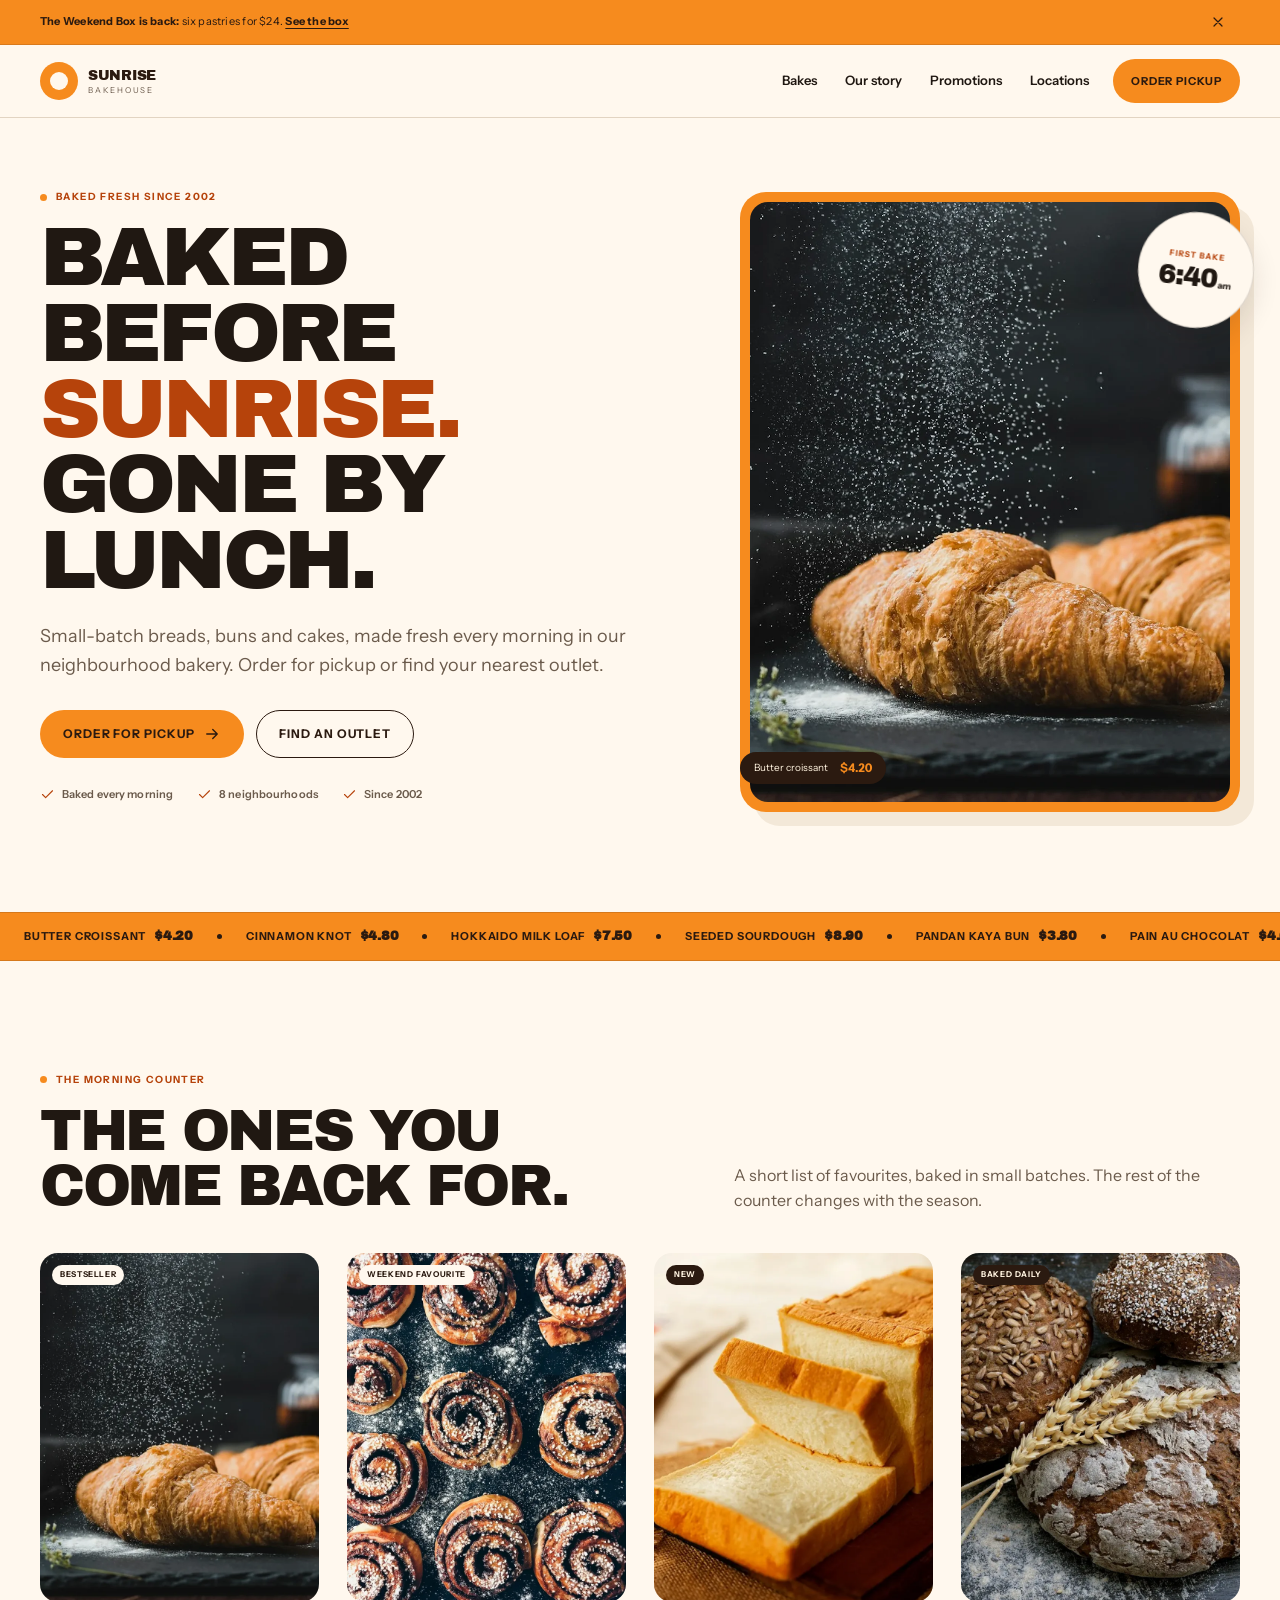
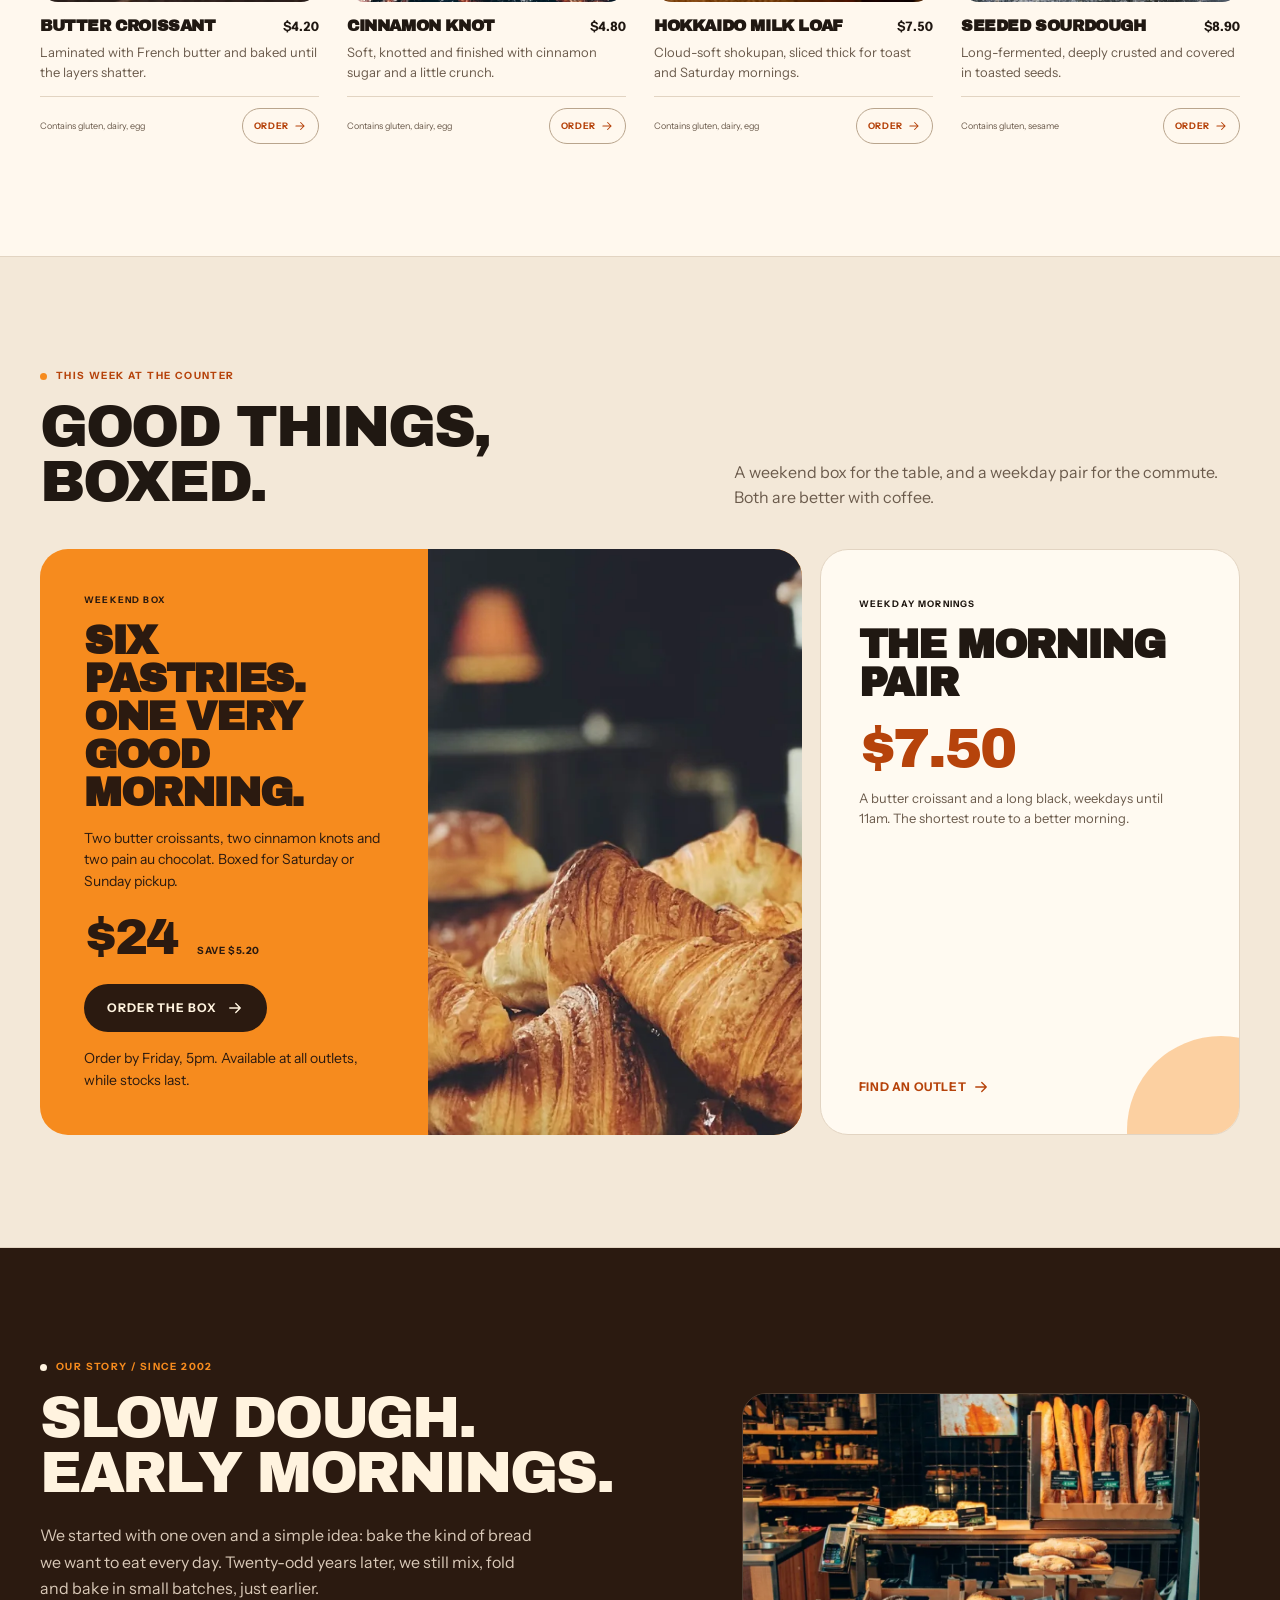
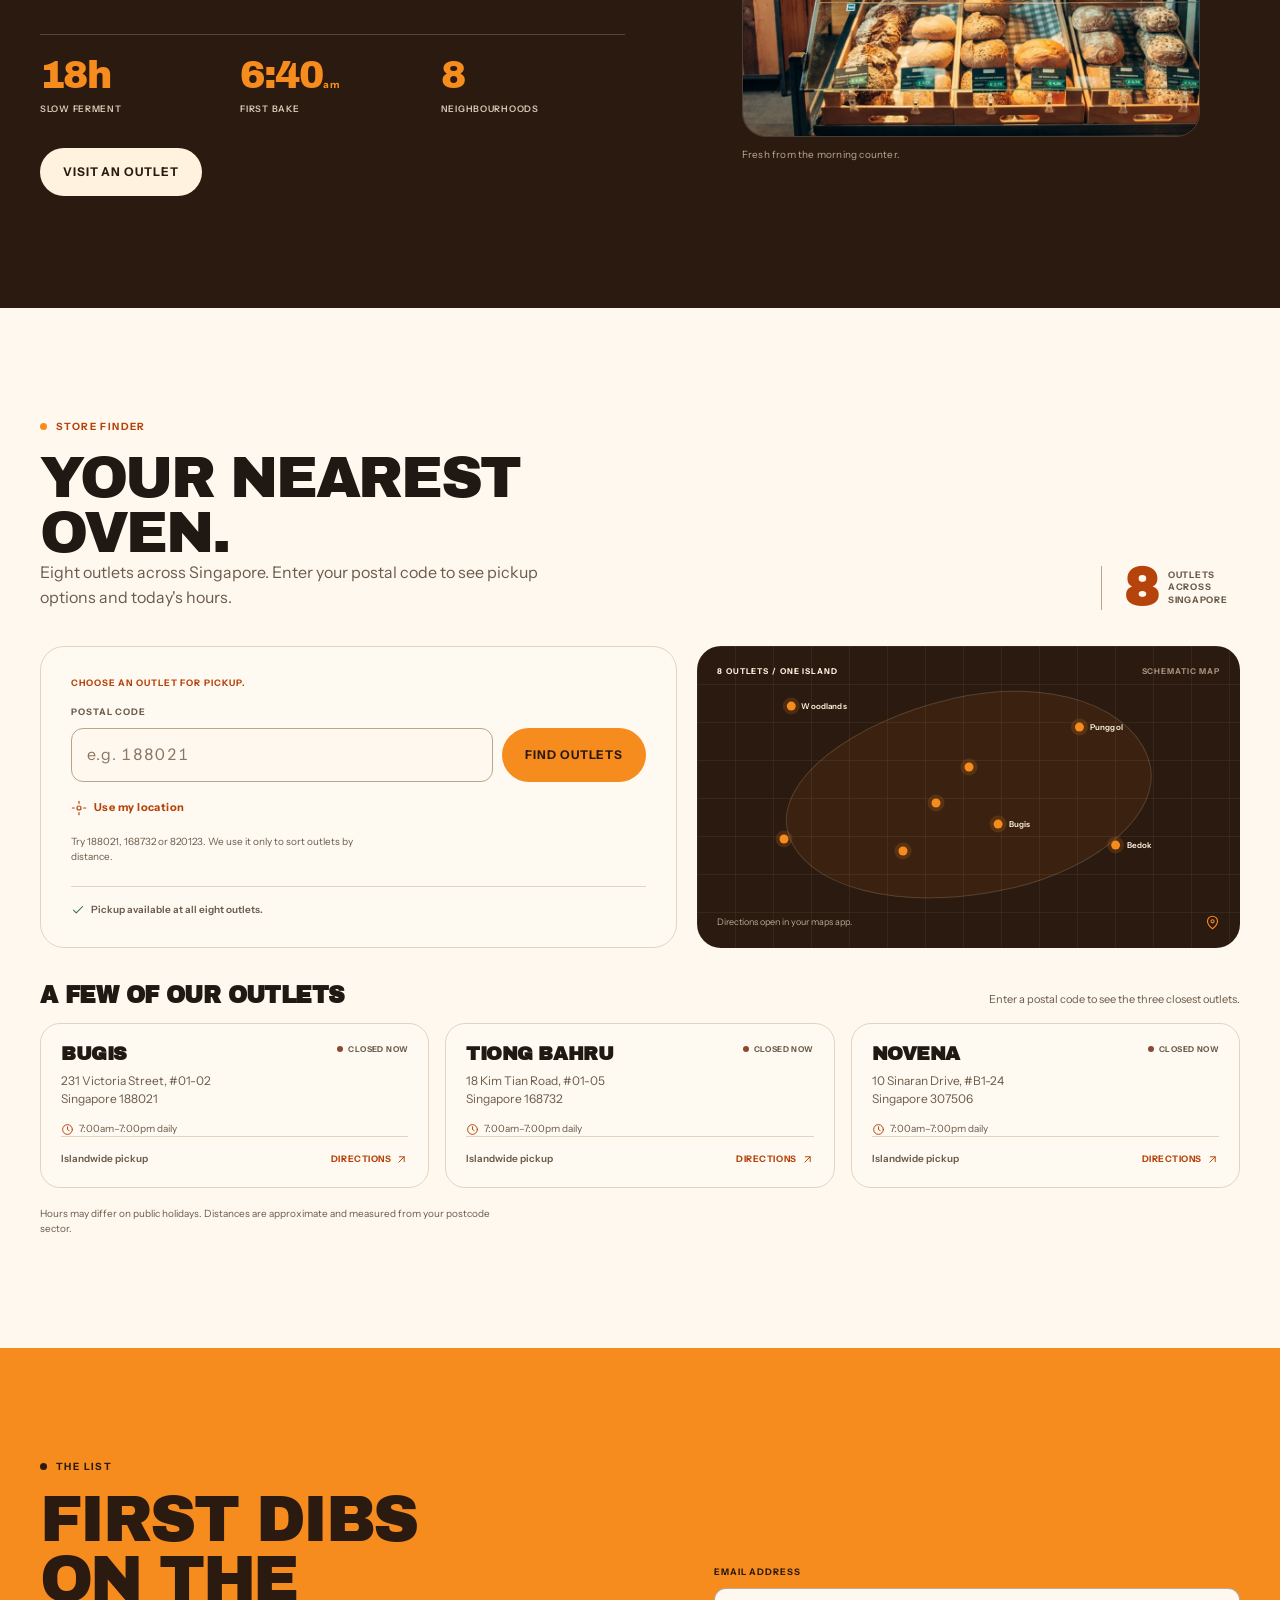
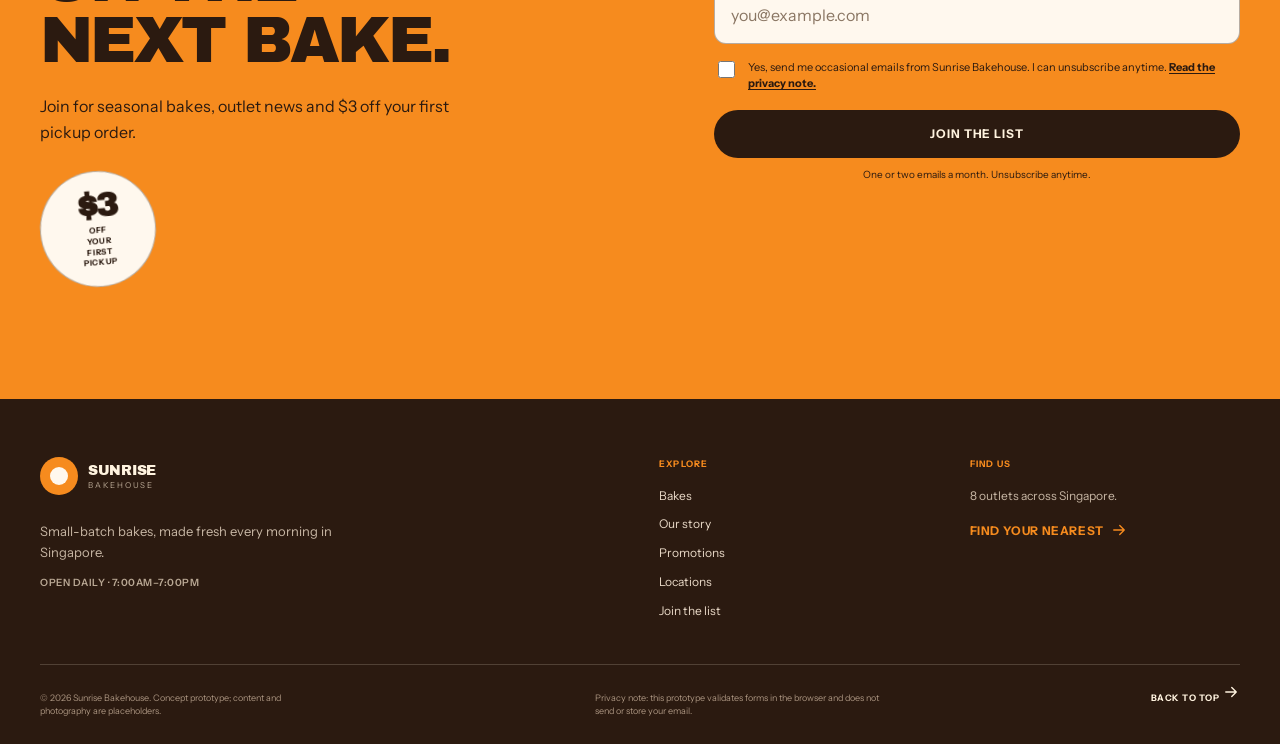
<file: sunrise-bakehouse/index.html>
<!doctype html>
<html lang="en">
<head>
  <meta charset="utf-8">
  <meta name="viewport" content="width=device-width, initial-scale=1, viewport-fit=cover">
  <meta name="color-scheme" content="light">
  <meta name="theme-color" content="#f68b1e">
  <title>Sunrise Bakehouse | Fresh bakes in Singapore</title>
  <meta name="description" content="Small-batch breads, buns and cakes baked fresh every morning in Singapore. Order for pickup or find your nearest Sunrise Bakehouse outlet.">
  <meta property="og:title" content="Sunrise Bakehouse | Fresh bakes in Singapore">
  <meta property="og:description" content="Small-batch breads, buns and cakes, baked fresh every morning. Order for pickup or find your nearest outlet.">
  <meta property="og:type" content="website">
  <meta property="og:image" content="assets/hero-croissant.webp">
  <meta property="og:image:alt" content="Golden butter croissants dusted with sugar.">
  <meta name="twitter:card" content="summary_large_image">
  <link rel="icon" href="favicon.svg" type="image/svg+xml">
  <link rel="preconnect" href="https://fonts.googleapis.com">
  <link rel="preconnect" href="https://fonts.gstatic.com" crossorigin>
  <link rel="stylesheet" href="https://fonts.googleapis.com/css2?family=Archivo+Black&family=Instrument+Sans:ital,wght@0,400..700;1,400..700&display=swap">
  <link rel="preload" as="image" href="assets/hero-croissant.webp" fetchpriority="high">
  <link rel="stylesheet" href="styles.css">
  <script type="application/ld+json">
    {
      "@context": "https://schema.org",
      "@type": "Bakery",
      "name": "Sunrise Bakehouse",
      "description": "Small-batch breads, buns and cakes baked fresh every morning in Singapore.",
      "url": "https://sunrisebakehouse.example",
      "image": "assets/hero-croissant.webp",
      "priceRange": "$$",
      "servesCuisine": "Bakery",
      "address": {
        "@type": "PostalAddress",
        "streetAddress": "231 Victoria Street, #01-02",
        "addressLocality": "Singapore",
        "postalCode": "188021",
        "addressCountry": "SG"
      },
      "openingHoursSpecification": {
        "@type": "OpeningHoursSpecification",
        "dayOfWeek": ["Monday", "Tuesday", "Wednesday", "Thursday", "Friday", "Saturday", "Sunday"],
        "opens": "07:00",
        "closes": "19:00"
      }
    }
  </script>
</head>
<body id="top">
  <a class="skip-link" href="#main">Skip to content</a>

  <svg class="icon-sprite" xmlns="http://www.w3.org/2000/svg" aria-hidden="true">
    <symbol id="icon-arrow" viewBox="0 0 24 24">
      <path d="M5 12h14M13 6l6 6-6 6"/>
    </symbol>
    <symbol id="icon-check" viewBox="0 0 24 24">
      <path d="M20 6 9 17l-5-5"/>
    </symbol>
    <symbol id="icon-check-circle" viewBox="0 0 24 24">
      <circle cx="12" cy="12" r="9"/>
      <path d="m8 12 2.6 2.6L16.5 9"/>
    </symbol>
    <symbol id="icon-menu" viewBox="0 0 24 24">
      <path d="M4 7h16M4 12h16M4 17h16"/>
    </symbol>
    <symbol id="icon-close" viewBox="0 0 24 24">
      <path d="m6 6 12 12M18 6 6 18"/>
    </symbol>
    <symbol id="icon-pin" viewBox="0 0 24 24">
      <path d="M20 10c0 6-8 12-8 12S4 16 4 10a8 8 0 1 1 16 0Z"/>
      <circle cx="12" cy="10" r="2.5"/>
    </symbol>
    <symbol id="icon-clock" viewBox="0 0 24 24">
      <circle cx="12" cy="12" r="9"/>
      <path d="M12 7v5l3 2"/>
    </symbol>
    <symbol id="icon-locate" viewBox="0 0 24 24">
      <circle cx="12" cy="12" r="3"/>
      <path d="M12 2v3M12 19v3M2 12h3M19 12h3"/>
    </symbol>
    <symbol id="icon-external" viewBox="0 0 24 24">
      <path d="M7 17 17 7M8 7h9v9"/>
    </symbol>
  </svg>

  <div class="announcement" id="announcement" role="region" aria-label="Promotion announcement">
    <div class="container announcement-inner">
      <p><strong>The Weekend Box is back:</strong> six pastries for $24. <a href="#promotions">See the box</a></p>
      <button class="announcement-close" id="announcement-close" type="button" aria-label="Dismiss offer">
        <svg class="icon" aria-hidden="true"><use href="#icon-close"></use></svg>
      </button>
    </div>
  </div>

  <header class="site-header">
    <div class="container header-inner">
      <a class="brand" href="#top" aria-label="Sunrise Bakehouse home">
        <span class="brand-mark" aria-hidden="true"></span>
        <span class="brand-text">
          <span class="brand-name">Sunrise</span>
          <span class="brand-sub">Bakehouse</span>
        </span>
      </a>

      <nav class="desktop-nav" aria-label="Primary">
        <a href="#bakes">Bakes</a>
        <a href="#story">Our story</a>
        <a href="#promotions">Promotions</a>
        <a href="#locations">Locations</a>
      </nav>

      <div class="header-actions">
        <a class="btn btn-primary btn-small" href="#locations" data-focus-finder aria-label="Order pickup">
          <span class="order-label-long">Order pickup</span>
          <span class="order-label-short">Order</span>
        </a>
        <button class="menu-toggle" id="menu-toggle" type="button" aria-label="Open menu" aria-expanded="false" aria-controls="mobile-menu">
          <svg class="icon icon-menu" aria-hidden="true"><use href="#icon-menu"></use></svg>
          <svg class="icon icon-close" aria-hidden="true"><use href="#icon-close"></use></svg>
        </button>
      </div>
    </div>

    <div class="mobile-menu" id="mobile-menu" hidden>
      <nav aria-label="Mobile">
        <a href="#bakes">Bakes <svg class="icon" aria-hidden="true"><use href="#icon-arrow"></use></svg></a>
        <a href="#story">Our story <svg class="icon" aria-hidden="true"><use href="#icon-arrow"></use></svg></a>
        <a href="#promotions">Promotions <svg class="icon" aria-hidden="true"><use href="#icon-arrow"></use></svg></a>
        <a href="#locations">Locations <svg class="icon" aria-hidden="true"><use href="#icon-arrow"></use></svg></a>
        <a href="#newsletter">Join the list <svg class="icon" aria-hidden="true"><use href="#icon-arrow"></use></svg></a>
      </nav>
      <a class="btn btn-primary" href="#locations" data-focus-finder>Order pickup</a>
      <p class="menu-meta">Open daily · 7:00am–7:00pm<br>8 outlets across Singapore</p>
    </div>
  </header>

  <main id="main">
    <section class="hero" aria-labelledby="hero-title">
      <div class="container hero-layout">
        <div class="hero-copy">
          <p class="kicker"><span class="kicker-dot" aria-hidden="true"></span> Baked fresh since 2002</p>
          <h1 id="hero-title">Baked before <span>sunrise.</span><br>Gone by lunch.</h1>
          <p class="hero-lede">Small-batch breads, buns and cakes, made fresh every morning in our neighbourhood bakery. Order for pickup or find your nearest outlet.</p>
          <div class="hero-actions">
            <a class="btn btn-primary btn-lg" href="#locations" data-focus-finder>
              Order for pickup
              <svg class="icon" aria-hidden="true"><use href="#icon-arrow"></use></svg>
            </a>
            <a class="btn btn-ghost btn-lg" href="#locations">Find an outlet</a>
          </div>
          <ul class="proof-list" aria-label="Why Sunrise Bakehouse">
            <li><svg class="icon" aria-hidden="true"><use href="#icon-check"></use></svg> Baked every morning</li>
            <li><svg class="icon" aria-hidden="true"><use href="#icon-check"></use></svg> 8 neighbourhoods</li>
            <li><svg class="icon" aria-hidden="true"><use href="#icon-check"></use></svg> Since 2002</li>
          </ul>
        </div>

        <div class="hero-visual">
          <div class="hero-frame">
            <img
              src="assets/hero-croissant.webp"
              alt="Golden butter croissants dusted with sugar."
              width="1000"
              height="1250"
              fetchpriority="high"
              decoding="async"
            >
          </div>
          <div class="hero-sticker" aria-hidden="true">
            <span class="sticker-label">First bake</span>
            <span class="sticker-time">6:40<span>am</span></span>
          </div>
          <div class="hero-price-tag">
            <span>Butter croissant</span>
            <strong>$4.20</strong>
          </div>
        </div>
      </div>
    </section>

    <section class="shelf" aria-label="Today's counter">
      <div class="marquee">
        <div class="marquee-track">
          <div class="marquee-group">
            <span class="marquee-item">Butter croissant <em>$4.20</em></span>
            <span class="marquee-dot" aria-hidden="true"></span>
            <span class="marquee-item">Cinnamon knot <em>$4.80</em></span>
            <span class="marquee-dot" aria-hidden="true"></span>
            <span class="marquee-item">Hokkaido milk loaf <em>$7.50</em></span>
            <span class="marquee-dot" aria-hidden="true"></span>
            <span class="marquee-item">Seeded sourdough <em>$8.90</em></span>
            <span class="marquee-dot" aria-hidden="true"></span>
            <span class="marquee-item">Pandan kaya bun <em>$3.80</em></span>
            <span class="marquee-dot" aria-hidden="true"></span>
            <span class="marquee-item">Pain au chocolat <em>$4.60</em></span>
            <span class="marquee-dot" aria-hidden="true"></span>
          </div>
          <div class="marquee-group" aria-hidden="true">
            <span class="marquee-item">Butter croissant <em>$4.20</em></span>
            <span class="marquee-dot"></span>
            <span class="marquee-item">Cinnamon knot <em>$4.80</em></span>
            <span class="marquee-dot"></span>
            <span class="marquee-item">Hokkaido milk loaf <em>$7.50</em></span>
            <span class="marquee-dot"></span>
            <span class="marquee-item">Seeded sourdough <em>$8.90</em></span>
            <span class="marquee-dot"></span>
            <span class="marquee-item">Pandan kaya bun <em>$3.80</em></span>
            <span class="marquee-dot"></span>
            <span class="marquee-item">Pain au chocolat <em>$4.60</em></span>
            <span class="marquee-dot"></span>
          </div>
        </div>
      </div>
    </section>

    <section class="bakes section" id="bakes" aria-labelledby="bakes-title">
      <div class="container">
        <div class="section-head">
          <div>
            <p class="kicker"><span class="kicker-dot" aria-hidden="true"></span> The morning counter</p>
            <h2 id="bakes-title">The ones you come back for.</h2>
          </div>
          <p class="section-lede">A short list of favourites, baked in small batches. The rest of the counter changes with the season.</p>
        </div>

        <div class="bakes-grid">
          <article class="bake-card">
            <div class="bake-media">
              <img src="assets/bake-croissant.webp" alt="A butter croissant dusted with sugar." width="750" height="938" loading="lazy" decoding="async">
              <span class="bake-tag">Bestseller</span>
            </div>
            <div class="bake-info">
              <div class="bake-name-row">
                <h3>Butter croissant</h3>
                <span class="bake-price">$4.20</span>
              </div>
              <p class="bake-desc">Laminated with French butter and baked until the layers shatter.</p>
              <div class="bake-footer">
                <span class="allergens">Contains gluten, dairy, egg</span>
                <a class="bake-order" href="#locations" data-order-product="Butter croissant" aria-label="Order a butter croissant from a nearby outlet">Order <svg class="icon" aria-hidden="true"><use href="#icon-arrow"></use></svg></a>
              </div>
            </div>
          </article>

          <article class="bake-card">
            <div class="bake-media">
              <img src="assets/bake-cinnamon.webp" alt="Freshly baked cinnamon knots covered in pearl sugar." width="750" height="938" loading="lazy" decoding="async">
              <span class="bake-tag">Weekend favourite</span>
            </div>
            <div class="bake-info">
              <div class="bake-name-row">
                <h3>Cinnamon knot</h3>
                <span class="bake-price">$4.80</span>
              </div>
              <p class="bake-desc">Soft, knotted and finished with cinnamon sugar and a little crunch.</p>
              <div class="bake-footer">
                <span class="allergens">Contains gluten, dairy, egg</span>
                <a class="bake-order" href="#locations" data-order-product="Cinnamon knot" aria-label="Order a cinnamon knot from a nearby outlet">Order <svg class="icon" aria-hidden="true"><use href="#icon-arrow"></use></svg></a>
              </div>
            </div>
          </article>

          <article class="bake-card">
            <div class="bake-media">
              <img src="assets/bake-milk-loaf.webp" alt="A soft Hokkaido milk loaf, sliced to show the white crumb." width="750" height="938" loading="lazy" decoding="async">
              <span class="bake-tag">New</span>
            </div>
            <div class="bake-info">
              <div class="bake-name-row">
                <h3>Hokkaido milk loaf</h3>
                <span class="bake-price">$7.50</span>
              </div>
              <p class="bake-desc">Cloud-soft shokupan, sliced thick for toast and Saturday mornings.</p>
              <div class="bake-footer">
                <span class="allergens">Contains gluten, dairy, egg</span>
                <a class="bake-order" href="#locations" data-order-product="Hokkaido milk loaf" aria-label="Order a Hokkaido milk loaf from a nearby outlet">Order <svg class="icon" aria-hidden="true"><use href="#icon-arrow"></use></svg></a>
              </div>
            </div>
          </article>

          <article class="bake-card">
            <div class="bake-media">
              <img src="assets/bake-sourdough.webp" alt="Seeded sourdough loaves with a flour-dusted crust." width="750" height="938" loading="lazy" decoding="async">
              <span class="bake-tag">Baked daily</span>
            </div>
            <div class="bake-info">
              <div class="bake-name-row">
                <h3>Seeded sourdough</h3>
                <span class="bake-price">$8.90</span>
              </div>
              <p class="bake-desc">Long-fermented, deeply crusted and covered in toasted seeds.</p>
              <div class="bake-footer">
                <span class="allergens">Contains gluten, sesame</span>
                <a class="bake-order" href="#locations" data-order-product="Seeded sourdough" aria-label="Order a seeded sourdough loaf from a nearby outlet">Order <svg class="icon" aria-hidden="true"><use href="#icon-arrow"></use></svg></a>
              </div>
            </div>
          </article>
        </div>
      </div>
    </section>

    <section class="promotions section" id="promotions" aria-labelledby="promotions-title">
      <div class="container">
        <div class="section-head">
          <div>
            <p class="kicker"><span class="kicker-dot" aria-hidden="true"></span> This week at the counter</p>
            <h2 id="promotions-title">Good things, boxed.</h2>
          </div>
          <p class="section-lede">A weekend box for the table, and a weekday pair for the commute. Both are better with coffee.</p>
        </div>

        <div class="promo-grid">
          <article class="promo-feature">
            <div class="promo-feature-copy">
              <span class="promo-label">Weekend box</span>
              <h3>Six pastries. One very good morning.</h3>
              <p>Two butter croissants, two cinnamon knots and two pain au chocolat. Boxed for Saturday or Sunday pickup.</p>
              <div class="promo-price">$24 <span>save $5.20</span></div>
              <a class="btn btn-dark" href="#locations" data-order-product="Weekend Box">
                Order the box
                <svg class="icon" aria-hidden="true"><use href="#icon-arrow"></use></svg>
              </a>
              <p class="fine">Order by Friday, 5pm. Available at all outlets, while stocks last.</p>
            </div>
            <img src="assets/promo-pastry.webp" alt="A pile of golden croissants fresh from the oven." width="1000" height="750" loading="lazy" decoding="async">
          </article>

          <article class="promo-mini">
            <div>
              <span class="promo-label">Weekday mornings</span>
              <h3>The morning pair</h3>
              <div class="promo-mini-price">$7.50</div>
              <p>A butter croissant and a long black, weekdays until 11am. The shortest route to a better morning.</p>
            </div>
            <a class="text-link" href="#locations">Find an outlet <svg class="icon" aria-hidden="true"><use href="#icon-arrow"></use></svg></a>
          </article>
        </div>
      </div>
    </section>

    <section class="story section" id="story" aria-labelledby="story-title">
      <div class="container story-grid">
        <div class="story-copy">
          <p class="kicker"><span class="kicker-dot" aria-hidden="true"></span> Our story / Since 2002</p>
          <h2 id="story-title">Slow dough.<br>Early mornings.</h2>
          <p>We started with one oven and a simple idea: bake the kind of bread we want to eat every day. Twenty-odd years later, we still mix, fold and bake in small batches, just earlier.</p>
          <dl class="story-stats">
            <div>
              <dt>18h</dt>
              <dd>Slow ferment</dd>
            </div>
            <div>
              <dt>6:40<span>am</span></dt>
              <dd>First bake</dd>
            </div>
            <div>
              <dt>8</dt>
              <dd>Neighbourhoods</dd>
            </div>
          </dl>
          <a class="btn btn-light" href="#locations">Visit an outlet</a>
        </div>
        <figure class="story-image">
          <img src="assets/story-bakery.webp" alt="A warm bakery counter filled with fresh breads and pastries." width="1000" height="750" loading="lazy" decoding="async">
          <figcaption>Fresh from the morning counter.</figcaption>
        </figure>
      </div>
    </section>

    <section class="locations section" id="locations" aria-labelledby="locations-title">
      <div class="container">
        <div class="locations-head">
          <div>
            <p class="kicker"><span class="kicker-dot" aria-hidden="true"></span> Store finder</p>
            <h2 id="locations-title">Your nearest oven.</h2>
            <p class="section-lede">Eight outlets across Singapore. Enter your postal code to see pickup options and today's hours.</p>
          </div>
          <div class="outlet-count" aria-label="8 outlets across Singapore">
            <strong>8</strong>
            <span>outlets across Singapore</span>
          </div>
        </div>

        <div class="finder-layout">
          <form class="finder-form" id="store-form" novalidate>
            <p class="finder-intent" id="finder-intent">Choose an outlet for pickup.</p>
            <label for="postal">Postal code</label>
            <div class="input-row">
              <input
                class="postal-input"
                id="postal"
                name="postal"
                type="text"
                inputmode="numeric"
                autocomplete="postal-code"
                maxlength="6"
                placeholder="e.g. 188021"
                aria-describedby="postal-hint postal-error"
              >
              <button class="btn btn-primary" type="submit">Find outlets</button>
            </div>
            <p class="field-error" id="postal-error" role="alert" hidden></p>
            <button class="locate-button" id="use-location" type="button">
              <svg class="icon" aria-hidden="true"><use href="#icon-locate"></use></svg>
              <span>Use my location</span>
            </button>
            <p class="finder-hint" id="postal-hint">Try 188021, 168732 or 820123. We use it only to sort outlets by distance.</p>
            <p class="finder-assurance"><svg class="icon" aria-hidden="true"><use href="#icon-check"></use></svg> Pickup available at all eight outlets.</p>
          </form>

          <div class="map-panel" aria-hidden="true">
            <div class="map-top">
              <span class="map-label">8 outlets / one island</span>
              <span class="map-note">Schematic map</span>
            </div>
            <div class="map-pin" style="left: 22%; top: 20%;"><i></i><b>Woodlands</b></div>
            <div class="map-pin" style="left: 74%; top: 27%;"><i></i><b>Punggol</b></div>
            <div class="map-pin" style="left: 50%; top: 40%;"><i></i></div>
            <div class="map-pin" style="left: 44%; top: 52%;"><i></i></div>
            <div class="map-pin" style="left: 58%; top: 59%;"><i></i><b>Bugis</b></div>
            <div class="map-pin" style="left: 38%; top: 68%;"><i></i></div>
            <div class="map-pin" style="left: 80%; top: 66%;"><i></i><b>Bedok</b></div>
            <div class="map-pin" style="left: 16%; top: 64%;"><i></i></div>
            <div class="map-bottom">
              <span>Directions open in your maps app.</span>
              <svg class="icon" aria-hidden="true"><use href="#icon-pin"></use></svg>
            </div>
          </div>
        </div>

        <div class="results-head">
          <h3 id="results-title">A few of our outlets</h3>
          <p class="results-status" id="results-status" aria-live="polite">Enter a postal code to see the three closest outlets.</p>
        </div>
        <div class="outlet-grid" id="outlet-results"></div>
        <noscript>
          <p class="fine">Enable JavaScript to use the outlet finder, or visit any of our eight locations across Singapore.</p>
        </noscript>
        <p class="fine location-fine">Hours may differ on public holidays. Distances are approximate and measured from your postcode sector.</p>
      </div>
    </section>

    <section class="newsletter section" id="newsletter" aria-labelledby="newsletter-title">
      <div class="container newsletter-grid">
        <div class="newsletter-copy">
          <p class="kicker"><span class="kicker-dot" aria-hidden="true"></span> The list</p>
          <h2 id="newsletter-title">First dibs on the next bake.</h2>
          <p class="newsletter-lede">Join for seasonal bakes, outlet news and $3 off your first pickup order.</p>
          <div class="offer-badge" aria-hidden="true">
            <strong>$3</strong>
            <span>off your first pickup</span>
          </div>
        </div>

        <form class="newsletter-form" id="newsletter-form" novalidate>
          <div class="form-fields">
            <label for="email">Email address</label>
            <input
              id="email"
              name="email"
              type="email"
              autocomplete="email"
              placeholder="you@example.com"
              aria-describedby="email-error newsletter-note"
            >
            <p class="field-error" id="email-error" role="alert" hidden></p>

            <div class="checkbox-row">
              <input id="consent" name="consent" type="checkbox" aria-describedby="consent-error">
              <span class="checkbox-copy"><label for="consent">Yes, send me occasional emails from Sunrise Bakehouse. I can unsubscribe anytime.</label> <a href="#privacy">Read the privacy note.</a></span>
            </div>
            <p class="field-error" id="consent-error" role="alert" hidden></p>

            <button class="btn btn-dark btn-full" type="submit">Join the list</button>
            <p class="form-note" id="newsletter-note">One or two emails a month. Unsubscribe anytime.</p>
          </div>

          <div class="form-success" id="newsletter-success" role="status" tabindex="-1" hidden>
            <svg class="icon" aria-hidden="true"><use href="#icon-check-circle"></use></svg>
            <div>
              <h3>You're on the list.</h3>
              <p>Check your inbox to confirm and get your $3 code.</p>
            </div>
          </div>
        </form>
      </div>
    </section>
  </main>

  <footer class="site-footer" id="footer">
    <div class="container">
      <div class="footer-grid">
        <div class="footer-brand">
          <a class="brand brand--footer" href="#top" aria-label="Sunrise Bakehouse home">
            <span class="brand-mark" aria-hidden="true"></span>
            <span class="brand-text">
              <span class="brand-name">Sunrise</span>
              <span class="brand-sub">Bakehouse</span>
            </span>
          </a>
          <p>Small-batch bakes, made fresh every morning in Singapore.</p>
          <p class="footer-hours">Open daily · 7:00am–7:00pm</p>
        </div>

        <div class="footer-col">
          <h3>Explore</h3>
          <nav class="footer-nav" aria-label="Footer">
            <a href="#bakes">Bakes</a>
            <a href="#story">Our story</a>
            <a href="#promotions">Promotions</a>
            <a href="#locations">Locations</a>
            <a href="#newsletter">Join the list</a>
          </nav>
        </div>

        <div class="footer-col">
          <h3>Find us</h3>
          <p>8 outlets across Singapore.</p>
          <a class="footer-link" href="#locations">Find your nearest <svg class="icon" aria-hidden="true"><use href="#icon-arrow"></use></svg></a>
        </div>
      </div>

      <div class="footer-bottom">
        <p>© <span id="year">2026</span> Sunrise Bakehouse. Concept prototype; content and photography are placeholders.</p>
        <p id="privacy" class="privacy-note">Privacy note: this prototype validates forms in the browser and does not send or store your email.</p>
        <a class="back-to-top" href="#top">Back to top <svg class="icon" aria-hidden="true"><use href="#icon-arrow"></use></svg></a>
      </div>
    </div>
  </footer>

  <script src="script.js" defer></script>
</body>
</html>
</file>
<file: sunrise-bakehouse/styles.css>
:root {
  color-scheme: light;
  --peel: #f68b1e;
  --peel-dark: #e37b0f;
  --burnt: #b6430b;
  --crumb: #fff8ee;
  --flour: #f3e8d8;
  --surface: #fffaf1;
  --cocoa: #2b1a10;
  --ink: #201812;
  --muted: #6b5b4c;
  --line: #e2d4c2;
  --line-strong: #b9a58d;
  --cream: #fff3df;
  --open: #2f6b4f;
  --closed: #8a4a32;
  --error: #6d1a0d;
  --display: "Archivo Black", "Arial Black", Impact, sans-serif;
  --body: "Instrument Sans", "Helvetica Neue", Helvetica, Arial, sans-serif;
  --max: 1240px;
  --header-height: 72px;
}

*,
*::before,
*::after {
  box-sizing: border-box;
}

html {
  scroll-behavior: smooth;
}

body {
  margin: 0;
  background: var(--crumb);
  color: var(--ink);
  font-family: var(--body);
  font-size: 17px;
  line-height: 1.6;
  -webkit-font-smoothing: antialiased;
  text-rendering: optimizeLegibility;
  overflow-x: clip;
}

body.menu-open {
  overflow: hidden;
}

::selection {
  background: var(--peel);
  color: var(--cocoa);
}

img {
  display: block;
  max-width: 100%;
  height: auto;
}

a {
  color: inherit;
}

button,
input {
  font: inherit;
}

button {
  cursor: pointer;
}

h1,
h2,
h3,
h4,
p {
  margin: 0;
}

ul,
ol {
  margin: 0;
  padding: 0;
}

h1,
h2 {
  text-wrap: balance;
  font-family: var(--display);
  font-weight: 400;
  text-transform: uppercase;
}

h3 {
  font-weight: 700;
}

[hidden] {
  display: none !important;
}

:focus-visible {
  outline: 3px solid var(--ink);
  outline-offset: 3px;
}

.icon-sprite {
  position: absolute;
  width: 0;
  height: 0;
  overflow: hidden;
}

.icon {
  width: 18px;
  height: 18px;
  flex: 0 0 auto;
  fill: none;
  stroke: currentColor;
  stroke-width: 1.8;
  stroke-linecap: round;
  stroke-linejoin: round;
}

.container {
  width: 100%;
  max-width: var(--max);
  margin-inline: auto;
  padding-left: max(20px, env(safe-area-inset-left, 0px));
  padding-right: max(20px, env(safe-area-inset-right, 0px));
}

.skip-link {
  position: absolute;
  left: -9999px;
  top: 0;
  z-index: 200;
  padding: 12px 16px;
  background: var(--cocoa);
  color: var(--cream);
  font-size: 13px;
  font-weight: 700;
  text-decoration: none;
}

.skip-link:focus {
  left: 16px;
  top: 16px;
}

/* Buttons */
.btn {
  display: inline-flex;
  align-items: center;
  justify-content: center;
  gap: 9px;
  min-height: 48px;
  padding: 0 22px;
  border: 1px solid transparent;
  border-radius: 999px;
  font-size: 12px;
  font-weight: 700;
  line-height: 1;
  letter-spacing: 0.075em;
  text-transform: uppercase;
  text-decoration: none;
  white-space: nowrap;
  transition: background-color 180ms ease, color 180ms ease, border-color 180ms ease, transform 180ms ease;
}

.btn:hover {
  transform: translateY(-1px);
}

.btn:active {
  transform: translateY(0);
}

.btn-primary {
  background: var(--peel);
  color: var(--cocoa);
}

.btn-primary:hover {
  background: var(--peel-dark);
}

.btn-dark {
  background: var(--cocoa);
  color: var(--cream);
}

.btn-dark:hover {
  background: #3a2518;
}

.btn-ghost {
  border-color: var(--cocoa);
  background: transparent;
  color: var(--cocoa);
}

.btn-ghost:hover {
  background: var(--cocoa);
  color: var(--cream);
}

.btn-light {
  background: var(--cream);
  color: var(--cocoa);
}

.btn-light:hover {
  background: var(--peel);
}

.btn-large {
  min-height: 54px;
  padding-inline: 27px;
}

.btn-small {
  min-height: 44px;
  padding-inline: 17px;
  font-size: 11px;
}

.btn-full {
  width: 100%;
}

.text-link,
.footer-link {
  display: inline-flex;
  align-items: center;
  gap: 6px;
  color: var(--burnt);
  font-size: 12px;
  font-weight: 700;
  letter-spacing: 0.05em;
  text-transform: uppercase;
  text-decoration: none;
  transition: gap 160ms ease, color 160ms ease;
}

.text-link:hover,
.footer-link:hover {
  gap: 10px;
  color: var(--ink);
}

/* Announcement */
.announcement {
  background: var(--peel);
  color: var(--cocoa);
  border-bottom: 1px solid rgba(43, 26, 16, 0.14);
}

.announcement-inner {
  min-height: 44px;
  display: flex;
  align-items: center;
  justify-content: space-between;
  gap: 16px;
}

.announcement p {
  font-size: 11px;
  line-height: 1.4;
  letter-spacing: 0.02em;
}

.announcement strong {
  font-weight: 700;
}

.announcement a {
  font-weight: 700;
  text-underline-offset: 3px;
}

.announcement-close {
  width: 44px;
  height: 44px;
  flex: 0 0 auto;
  display: grid;
  place-items: center;
  border: 0;
  border-radius: 50%;
  background: transparent;
  color: var(--cocoa);
}

.announcement-close:hover {
  background: rgba(43, 26, 16, 0.1);
}

.announcement-close .icon {
  width: 16px;
  height: 16px;
}

/* Header */
.site-header {
  position: sticky;
  top: 0;
  z-index: 80;
  background: var(--crumb);
  border-bottom: 1px solid var(--line);
}

.header-inner {
  min-height: var(--header-height);
  display: flex;
  align-items: center;
  justify-content: space-between;
  gap: 24px;
}

.brand {
  display: inline-flex;
  align-items: center;
  gap: 10px;
  flex: 0 0 auto;
  color: var(--cocoa);
  text-decoration: none;
}

.brand-mark {
  position: relative;
  width: 38px;
  height: 38px;
  flex: 0 0 auto;
  border-radius: 50%;
  background: var(--peel);
}

.brand-mark::after {
  content: "";
  position: absolute;
  inset: 10px;
  border-radius: 50%;
  background: var(--crumb);
}

.brand-text {
  display: flex;
  flex-direction: column;
  gap: 3px;
}

.brand-name {
  font-family: var(--display);
  font-size: 14px;
  line-height: 1;
  letter-spacing: -0.02em;
  text-transform: uppercase;
}

.brand-sub {
  font-size: 8px;
  line-height: 1;
  letter-spacing: 0.22em;
  text-transform: uppercase;
  color: var(--muted);
}

.desktop-nav {
  display: flex;
  align-items: center;
  gap: 28px;
  margin-left: auto;
}

.desktop-nav a {
  padding-block: 9px;
  border-bottom: 2px solid transparent;
  font-size: 13px;
  font-weight: 600;
  text-decoration: none;
  transition: border-color 160ms ease, color 160ms ease;
}

.desktop-nav a:hover {
  border-bottom-color: var(--peel);
  color: var(--burnt);
}

.header-actions {
  display: flex;
  align-items: center;
  gap: 10px;
}

.order-label-short {
  display: none;
}

.menu-toggle {
  display: none;
  width: 44px;
  height: 44px;
  align-items: center;
  justify-content: center;
  border: 1px solid var(--line-strong);
  border-radius: 50%;
  background: transparent;
  color: var(--cocoa);
}

.menu-toggle:hover {
  background: var(--flour);
}

.menu-toggle .icon-close {
  display: none;
}

.menu-toggle[aria-expanded="true"] .icon-menu {
  display: none;
}

.menu-toggle[aria-expanded="true"] .icon-close {
  display: block;
}

.mobile-menu {
  position: absolute;
  top: 100%;
  left: 0;
  right: 0;
  z-index: 90;
  padding: 16px max(20px, env(safe-area-inset-right, 0px)) 28px max(20px, env(safe-area-inset-left, 0px));
  background: var(--surface);
  border-bottom: 1px solid var(--line-strong);
  box-shadow: 0 24px 50px rgba(43, 26, 16, 0.12);
  animation: menu-in 180ms ease both;
}

.mobile-menu nav {
  display: grid;
}

.mobile-menu nav a {
  display: flex;
  align-items: center;
  justify-content: space-between;
  padding: 13px 0;
  border-bottom: 1px solid var(--line);
  font-family: var(--display);
  font-size: clamp(24px, 7vw, 34px);
  line-height: 1.1;
  letter-spacing: -0.03em;
  text-transform: uppercase;
  text-decoration: none;
}

.mobile-menu nav a .icon {
  width: 22px;
  height: 22px;
  color: var(--burnt);
}

.mobile-menu .btn {
  width: 100%;
  margin-top: 20px;
}

.menu-meta {
  margin-top: 18px;
  color: var(--muted);
  font-size: 11px;
  line-height: 1.6;
  letter-spacing: 0.02em;
}

@keyframes menu-in {
  from {
    opacity: 0;
    transform: translateY(-6px);
  }
  to {
    opacity: 1;
    transform: translateY(0);
  }
}

/* Shared section language */
.section {
  padding-block: clamp(64px, 9vw, 112px);
  scroll-margin-top: calc(var(--header-height) + 18px);
}

.kicker {
  display: flex;
  align-items: center;
  gap: 9px;
  margin-bottom: 16px;
  color: var(--burnt);
  font-size: 10px;
  font-weight: 700;
  line-height: 1.4;
  letter-spacing: 0.14em;
  text-transform: uppercase;
}

.kicker-dot {
  width: 7px;
  height: 7px;
  flex: 0 0 auto;
  border-radius: 50%;
  background: var(--peel);
}

h2 {
  max-width: 16ch;
  font-size: clamp(36px, 4.8vw, 58px);
  line-height: 0.95;
  letter-spacing: -0.04em;
}

.section-head {
  display: flex;
  align-items: flex-end;
  justify-content: space-between;
  gap: 36px;
  margin-bottom: 40px;
}

.section-lede {
  max-width: 46ch;
  color: var(--muted);
  font-size: 16px;
  line-height: 1.55;
}

.fine {
  color: var(--muted);
  font-size: 10px;
  line-height: 1.5;
}

/* Hero */
.hero {
  padding-block: clamp(28px, 5vw, 70px) clamp(52px, 8vw, 100px);
}

.hero-layout {
  display: grid;
  grid-template-columns: minmax(0, 1.05fr) minmax(0, 0.95fr);
  gap: clamp(36px, 6vw, 82px);
  align-items: center;
}

.hero-copy > * {
  animation: hero-rise 600ms cubic-bezier(0.2, 0.7, 0.2, 1) both;
}

.hero-copy h1 {
  animation-delay: 60ms;
}

.hero-copy .hero-lede {
  animation-delay: 110ms;
}

.hero-copy .hero-actions {
  animation-delay: 160ms;
}

.hero-copy .proof-list {
  animation-delay: 210ms;
}

@keyframes hero-rise {
  from {
    transform: translateY(14px);
  }
  to {
    transform: translateY(0);
  }
}

h1 {
  max-width: 12ch;
  color: var(--ink);
  font-size: clamp(43px, 6.6vw, 84px);
  line-height: 0.9;
  letter-spacing: -0.045em;
}

h1 span {
  color: var(--burnt);
}

.hero-lede {
  max-width: 52ch;
  margin-top: 24px;
  color: var(--muted);
  font-size: clamp(16px, 1.6vw, 18px);
  line-height: 1.6;
}

.hero-actions {
  display: flex;
  flex-wrap: wrap;
  gap: 12px;
  margin-top: 30px;
}

.proof-list {
  display: flex;
  flex-wrap: wrap;
  gap: 12px 24px;
  margin-top: 28px;
  list-style: none;
  color: var(--muted);
  font-size: 11px;
  font-weight: 600;
  letter-spacing: 0.01em;
}

.proof-list li {
  display: inline-flex;
  align-items: center;
  gap: 7px;
}

.proof-list .icon {
  width: 15px;
  height: 15px;
  color: var(--burnt);
}

.hero-visual {
  position: relative;
  justify-self: end;
  width: 100%;
  max-width: 500px;
  padding: 10px 0 0 0;
}

.hero-frame {
  position: relative;
  z-index: 1;
  padding: 10px;
  border-radius: 26px;
  background: var(--peel);
  box-shadow: 14px 14px 0 var(--flour);
}

.hero-frame img {
  width: 100%;
  aspect-ratio: 4 / 5;
  border-radius: 18px;
  object-fit: cover;
  animation: hero-image 800ms cubic-bezier(0.2, 0.7, 0.2, 1) both;
}

@keyframes hero-image {
  from {
    opacity: 0.4;
    transform: scale(1.025);
  }
  to {
    opacity: 1;
    transform: scale(1);
  }
}

.hero-sticker {
  position: absolute;
  z-index: 2;
  top: 30px;
  right: -14px;
  width: 116px;
  height: 116px;
  display: flex;
  flex-direction: column;
  align-items: center;
  justify-content: center;
  gap: 2px;
  border: 1px solid rgba(32, 24, 18, 0.15);
  border-radius: 50%;
  background: var(--crumb);
  box-shadow: 0 12px 28px rgba(43, 26, 16, 0.12);
  text-align: center;
  transform: rotate(6deg);
}

.sticker-label {
  color: var(--burnt);
  font-size: 8px;
  font-weight: 700;
  letter-spacing: 0.12em;
  text-transform: uppercase;
}

.sticker-time {
  font-family: var(--display);
  font-size: 27px;
  line-height: 1;
  letter-spacing: -0.04em;
}

.sticker-time span {
  margin-left: 1px;
  font-family: var(--body);
  font-size: 9px;
  font-weight: 700;
  letter-spacing: 0.02em;
}

.hero-price-tag {
  position: absolute;
  z-index: 2;
  left: 0;
  bottom: 28px;
  display: inline-flex;
  align-items: center;
  gap: 12px;
  padding: 9px 14px;
  border-radius: 999px;
  background: var(--cocoa);
  color: var(--cream);
  font-size: 10px;
  line-height: 1.2;
}

.hero-price-tag strong {
  color: var(--peel);
  font-size: 12px;
  font-variant-numeric: tabular-nums;
}

/* Marquee */
.shelf {
  overflow: hidden;
  background: var(--peel);
  border-block: 1px solid rgba(43, 26, 16, 0.16);
  color: var(--cocoa);
}

.marquee {
  overflow: hidden;
}

.marquee-track {
  display: flex;
  width: max-content;
  align-items: center;
  animation: ticker 38s linear infinite;
  will-change: transform;
}

.marquee:hover .marquee-track {
  animation-play-state: paused;
}

.marquee-group {
  display: flex;
  align-items: center;
  flex: 0 0 auto;
}

.marquee-item {
  display: inline-flex;
  align-items: baseline;
  gap: 8px;
  padding: 15px 24px;
  font-size: 11px;
  font-weight: 700;
  line-height: 1.3;
  letter-spacing: 0.075em;
  text-transform: uppercase;
  white-space: nowrap;
}

.marquee-item em {
  font-family: var(--display);
  font-size: 13px;
  font-style: normal;
  letter-spacing: -0.02em;
}

.marquee-dot {
  width: 5px;
  height: 5px;
  flex: 0 0 auto;
  border-radius: 50%;
  background: var(--cocoa);
}

@keyframes ticker {
  to {
    transform: translateX(-50%);
  }
}

/* Bakes */
.bakes-grid {
  display: grid;
  grid-template-columns: repeat(4, minmax(0, 1fr));
  gap: 28px;
}

.bake-card {
  min-width: 0;
}

.bake-media {
  position: relative;
  overflow: hidden;
  border-radius: 18px;
  background: var(--flour);
}

.bake-media img {
  width: 100%;
  aspect-ratio: 4 / 5;
  object-fit: cover;
  transition: transform 600ms cubic-bezier(0.2, 0.7, 0.2, 1);
}

.bake-card:hover .bake-media img {
  transform: scale(1.035);
}

.bake-tag {
  position: absolute;
  top: 12px;
  left: 12px;
  padding: 5px 8px;
  border-radius: 999px;
  background: var(--crumb);
  color: var(--cocoa);
  font-size: 8px;
  font-weight: 700;
  line-height: 1.2;
  letter-spacing: 0.08em;
  text-transform: uppercase;
}

.bake-card:nth-child(3) .bake-tag,
.bake-card:nth-child(4) .bake-tag {
  background: var(--cocoa);
  color: var(--cream);
}

.bake-info {
  padding-top: 15px;
}

.bake-name-row {
  display: flex;
  align-items: baseline;
  justify-content: space-between;
  gap: 10px;
  min-width: 0;
}

.bake-name-row h3 {
  font-family: var(--display);
  font-size: 16px;
  line-height: 1.15;
  letter-spacing: -0.025em;
  text-transform: uppercase;
  overflow-wrap: anywhere;
}

.bake-price {
  flex: 0 0 auto;
  font-size: 13px;
  font-weight: 700;
  line-height: 1.4;
  font-variant-numeric: tabular-nums;
}

.bake-desc {
  margin-top: 8px;
  color: var(--muted);
  font-size: 13px;
  line-height: 1.5;
}

.bake-footer {
  display: flex;
  align-items: center;
  justify-content: space-between;
  gap: 10px;
  margin-top: 14px;
  padding-top: 11px;
  border-top: 1px solid var(--line);
}

.allergens {
  max-width: 24ch;
  color: var(--muted);
  font-size: 9px;
  line-height: 1.4;
}

.bake-order {
  display: inline-flex;
  align-items: center;
  justify-content: center;
  gap: 4px;
  min-height: 36px;
  flex: 0 0 auto;
  padding: 6px 11px;
  border: 1px solid var(--line-strong);
  border-radius: 999px;
  color: var(--burnt);
  font-size: 9px;
  font-weight: 700;
  letter-spacing: 0.07em;
  text-transform: uppercase;
  text-decoration: none;
  transition: background-color 160ms ease, border-color 160ms ease;
}

.bake-order:hover {
  border-color: var(--cocoa);
  background: var(--flour);
}

.bake-order .icon {
  width: 14px;
  height: 14px;
  transition: transform 160ms ease;
}

.bake-order:hover .icon {
  transform: translateX(3px);
}

/* Promotions */
.promotions {
  background: var(--flour);
  border-block: 1px solid var(--line);
}

.promo-grid {
  display: grid;
  grid-template-columns: minmax(0, 1.45fr) minmax(0, 0.8fr);
  gap: 18px;
}

.promo-feature {
  display: grid;
  grid-template-columns: minmax(0, 1.02fr) minmax(0, 0.98fr);
  overflow: hidden;
  border-radius: 28px;
  background: var(--peel);
  color: var(--cocoa);
}

.promo-feature-copy {
  display: flex;
  flex-direction: column;
  align-items: flex-start;
  justify-content: center;
  padding: clamp(26px, 4vw, 44px);
}

.promo-label {
  display: inline-block;
  margin-bottom: 14px;
  color: inherit;
  font-size: 9px;
  font-weight: 700;
  letter-spacing: 0.13em;
  text-transform: uppercase;
}

.promo-feature h3,
.promo-mini h3 {
  max-width: 14ch;
  font-family: var(--display);
  font-size: clamp(28px, 3.2vw, 40px);
  line-height: 0.95;
  letter-spacing: -0.035em;
  text-transform: uppercase;
}

.promo-feature p {
  max-width: 38ch;
  margin-top: 16px;
  font-size: 14px;
  line-height: 1.55;
}

.promo-price {
  margin-top: 22px;
  font-family: var(--display);
  font-size: clamp(38px, 4vw, 50px);
  line-height: 0.9;
  letter-spacing: -0.04em;
}

.promo-price span {
  margin-left: 5px;
  font-family: var(--body);
  font-size: 10px;
  font-weight: 700;
  letter-spacing: 0.06em;
  text-transform: uppercase;
}

.promo-feature .btn {
  margin-top: 24px;
}

.promo-feature .fine {
  margin-top: 16px;
  max-width: 42ch;
  color: var(--cocoa);
}

.promo-feature > img {
  width: 100%;
  height: 100%;
  min-height: 340px;
  object-fit: cover;
}

.promo-mini {
  position: relative;
  display: flex;
  flex-direction: column;
  justify-content: space-between;
  gap: 24px;
  overflow: hidden;
  padding: clamp(26px, 4vw, 38px);
  border: 1px solid var(--line);
  border-radius: 28px;
  background: var(--surface);
}

.promo-mini > * {
  position: relative;
  z-index: 1;
}

.promo-mini::after {
  content: "";
  position: absolute;
  right: -76px;
  bottom: -90px;
  width: 188px;
  height: 188px;
  border-radius: 50%;
  background: var(--peel);
  opacity: 0.38;
  pointer-events: none;
}

.promo-mini h3 {
  color: var(--ink);
}

.promo-mini-price {
  margin-top: 22px;
  color: var(--burnt);
  font-family: var(--display);
  font-size: clamp(44px, 5vw, 56px);
  line-height: 0.9;
  letter-spacing: -0.04em;
}

.promo-mini p {
  max-width: 34ch;
  margin-top: 14px;
  color: var(--muted);
  font-size: 13px;
  line-height: 1.55;
}

.promo-mini .text-link {
  align-self: flex-start;
}

/* Story */
.story {
  background: var(--cocoa);
  color: var(--cream);
}

.story .kicker {
  color: var(--peel);
}

.story .kicker-dot {
  background: var(--cream);
}

.story h2 {
  color: var(--cream);
}

.story-grid {
  display: grid;
  grid-template-columns: minmax(0, 1fr) minmax(0, 0.92fr);
  gap: clamp(36px, 6vw, 80px);
  align-items: center;
}

.story-copy > p:not(.kicker) {
  max-width: 46ch;
  margin-top: 22px;
  color: #d9c9b8;
  font-size: 16px;
  line-height: 1.65;
}

.story-stats {
  display: grid;
  grid-template-columns: repeat(3, minmax(0, 1fr));
  gap: 16px;
  margin: 32px 0;
  padding-top: 22px;
  border-top: 1px solid rgba(255, 243, 223, 0.2);
}

.story-stats dt {
  color: var(--peel);
  font-family: var(--display);
  font-size: clamp(28px, 3vw, 38px);
  line-height: 1;
  letter-spacing: -0.04em;
}

.story-stats dt span {
  margin-left: 1px;
  font-family: var(--body);
  font-size: 10px;
  font-weight: 700;
  letter-spacing: 0.04em;
}

.story-stats dd {
  margin: 7px 0 0;
  color: #d9c9b8;
  font-size: 9px;
  font-weight: 600;
  letter-spacing: 0.08em;
  text-transform: uppercase;
}

.story-image img {
  width: 100%;
  aspect-ratio: 4 / 3;
  border: 1px solid rgba(255, 243, 223, 0.16);
  border-radius: 24px;
  object-fit: cover;
}

.story-image figcaption {
  margin-top: 10px;
  color: #b9a894;
  font-size: 10px;
  letter-spacing: 0.02em;
}

.story :focus-visible {
  outline-color: var(--cream);
}

/* Locations */
.locations-head {
  display: flex;
  align-items: flex-end;
  justify-content: space-between;
  gap: 32px;
  margin-bottom: 36px;
}

.outlet-count {
  display: flex;
  align-items: center;
  gap: 12px;
  flex: 0 0 auto;
  padding-left: 22px;
  border-left: 1px solid var(--line-strong);
}

.outlet-count strong {
  color: var(--burnt);
  font-family: var(--display);
  font-size: 52px;
  line-height: 0.85;
  letter-spacing: -0.05em;
}

.outlet-count span {
  max-width: 12ch;
  color: var(--muted);
  font-size: 9px;
  font-weight: 700;
  line-height: 1.4;
  letter-spacing: 0.08em;
  text-transform: uppercase;
}

.finder-layout {
  display: grid;
  grid-template-columns: minmax(0, 1.08fr) minmax(0, 0.92fr);
  gap: 20px;
}

.finder-form {
  display: flex;
  flex-direction: column;
  padding: clamp(22px, 3vw, 30px);
  border: 1px solid var(--line);
  border-radius: 24px;
  background: var(--surface);
}

.finder-intent {
  margin-bottom: 16px;
  color: var(--burnt);
  font-size: 9px;
  font-weight: 700;
  line-height: 1.4;
  letter-spacing: 0.1em;
  text-transform: uppercase;
}

.finder-form label,
.newsletter-form .form-fields > label {
  display: block;
  margin-bottom: 8px;
  color: var(--muted);
  font-size: 9px;
  font-weight: 700;
  letter-spacing: 0.1em;
  text-transform: uppercase;
}

.input-row {
  display: flex;
  gap: 9px;
}

.postal-input {
  width: 100%;
  min-width: 0;
  min-height: 54px;
  flex: 1;
  padding: 0 15px;
  border: 1px solid var(--line-strong);
  border-radius: 12px;
  background: var(--crumb);
  color: var(--cocoa);
  font-size: 16px;
  letter-spacing: 0.08em;
  font-variant-numeric: tabular-nums;
}

.postal-input::placeholder {
  color: #8a7663;
  opacity: 1;
}

.postal-input:focus {
  border-color: var(--cocoa);
  outline: 3px solid rgba(246, 139, 30, 0.5);
  outline-offset: 1px;
}

.input-row .btn {
  min-height: 54px;
}

.locate-button {
  display: inline-flex;
  align-items: center;
  gap: 7px;
  margin-top: 14px;
  padding: 3px 0;
  border: 0;
  border-bottom: 1px solid transparent;
  background: transparent;
  color: var(--burnt);
  font-size: 11px;
  font-weight: 700;
  letter-spacing: 0.04em;
}

.locate-button:hover {
  border-bottom-color: var(--burnt);
}

.locate-button .icon {
  width: 16px;
  height: 16px;
}

.finder-hint {
  max-width: 46ch;
  margin-top: 14px;
  color: var(--muted);
  font-size: 10px;
  line-height: 1.5;
}

.finder-assurance {
  display: flex;
  align-items: center;
  gap: 6px;
  margin-top: auto;
  padding-top: 16px;
  border-top: 1px solid var(--line);
  color: var(--muted);
  font-size: 10px;
  font-weight: 600;
  line-height: 1.4;
}

.finder-assurance .icon {
  width: 14px;
  height: 14px;
  color: var(--open);
}

.field-error {
  margin-top: 9px;
  color: var(--error);
  font-size: 12px;
  font-weight: 600;
  line-height: 1.45;
}

.map-panel {
  position: relative;
  min-height: 302px;
  overflow: hidden;
  padding: 20px;
  border-radius: 24px;
  background-color: var(--cocoa);
  background-image:
    linear-gradient(rgba(255, 243, 223, 0.055) 1px, transparent 1px),
    linear-gradient(90deg, rgba(255, 243, 223, 0.055) 1px, transparent 1px);
  background-size: 38px 38px;
  color: var(--cream);
}

.map-panel::after {
  content: "";
  position: absolute;
  left: 16%;
  top: 17%;
  width: 68%;
  height: 66%;
  border: 1px solid rgba(255, 243, 223, 0.14);
  border-radius: 52% 48% 44% 56% / 46% 55% 45% 54%;
  background: rgba(246, 139, 30, 0.08);
  transform: rotate(-13deg);
  pointer-events: none;
}

.map-top,
.map-bottom {
  position: relative;
  z-index: 2;
  display: flex;
  align-items: center;
  justify-content: space-between;
  gap: 12px;
}

.map-label,
.map-note {
  font-size: 8px;
  font-weight: 700;
  line-height: 1.4;
  letter-spacing: 0.11em;
  text-transform: uppercase;
}

.map-label {
  color: var(--cream);
}

.map-note {
  color: #a8927e;
}

.map-bottom {
  position: absolute;
  left: 20px;
  right: 20px;
  bottom: 18px;
  color: #b9a894;
  font-size: 9px;
  line-height: 1.4;
}

.map-bottom .icon {
  width: 15px;
  height: 15px;
  color: var(--peel);
}

.map-pin {
  position: absolute;
  z-index: 1;
  display: inline-flex;
  align-items: center;
  gap: 6px;
  transform: translate(-50%, -50%);
  white-space: nowrap;
}

.map-pin i {
  display: block;
  width: 9px;
  height: 9px;
  border-radius: 50%;
  background: var(--peel);
  box-shadow: 0 0 0 4px rgba(246, 139, 30, 0.16);
}

.map-pin b {
  color: var(--cream);
  font-size: 8px;
  font-weight: 600;
  letter-spacing: 0.02em;
}

.results-head {
  display: flex;
  align-items: baseline;
  justify-content: space-between;
  gap: 24px;
  margin: 36px 0 16px;
}

.results-head h3 {
  font-family: var(--display);
  font-size: 23px;
  line-height: 1;
  letter-spacing: -0.025em;
  text-transform: uppercase;
}

.results-status {
  margin: 0;
  color: var(--muted);
  font-size: 11px;
  line-height: 1.4;
  text-align: right;
}

.outlet-grid {
  display: grid;
  grid-template-columns: repeat(3, minmax(0, 1fr));
  gap: 16px;
}

.outlet-card {
  display: flex;
  flex-direction: column;
  min-width: 0;
  padding: 20px;
  border: 1px solid var(--line);
  border-radius: 20px;
  background: var(--surface);
}

.outlet-top {
  display: flex;
  align-items: flex-start;
  justify-content: space-between;
  gap: 12px;
}

.outlet-name {
  font-family: var(--display);
  font-size: 19px;
  line-height: 1;
  letter-spacing: -0.025em;
  text-transform: uppercase;
}

.outlet-status {
  display: inline-flex;
  align-items: center;
  gap: 5px;
  flex: 0 0 auto;
  color: var(--muted);
  font-size: 8px;
  font-weight: 700;
  line-height: 1.3;
  letter-spacing: 0.05em;
  text-transform: uppercase;
}

.outlet-status::before {
  content: "";
  width: 6px;
  height: 6px;
  border-radius: 50%;
  background: var(--closed);
}

.outlet-status--open::before {
  background: var(--open);
}

.outlet-address {
  margin-top: 9px;
  color: var(--muted);
  font-size: 12px;
  line-height: 1.5;
}

.outlet-meta {
  display: flex;
  flex-wrap: wrap;
  gap: 7px 13px;
  margin-top: 14px;
  color: var(--muted);
  font-size: 10px;
  line-height: 1.4;
}

.outlet-meta span {
  display: inline-flex;
  align-items: center;
  gap: 5px;
}

.outlet-meta .icon {
  width: 13px;
  height: 13px;
  color: var(--burnt);
}

.outlet-footer {
  display: flex;
  align-items: center;
  justify-content: space-between;
  gap: 12px;
  margin-top: auto;
  padding-top: 15px;
  border-top: 1px solid var(--line);
}

.distance {
  color: var(--ink);
  font-size: 10px;
  font-weight: 700;
  line-height: 1.4;
  font-variant-numeric: tabular-nums;
}

.distance--muted {
  color: var(--muted);
  font-weight: 600;
}

.outlet-link {
  display: inline-flex;
  align-items: center;
  gap: 4px;
  color: var(--burnt);
  font-size: 9px;
  font-weight: 700;
  letter-spacing: 0.06em;
  text-transform: uppercase;
  text-decoration: none;
}

.outlet-link:hover {
  text-decoration: underline;
}

.outlet-link .icon {
  width: 13px;
  height: 13px;
}

.location-fine {
  margin-top: 18px;
  max-width: 68ch;
}

/* Newsletter */
.newsletter {
  background: var(--peel);
  color: var(--cocoa);
}

.newsletter .kicker {
  color: var(--cocoa);
}

.newsletter .kicker-dot {
  background: var(--cocoa);
}

.newsletter h2 {
  max-width: 12ch;
  color: var(--cocoa);
  font-size: clamp(38px, 5.2vw, 64px);
}

.newsletter-grid {
  display: grid;
  grid-template-columns: minmax(0, 1fr) minmax(0, 0.9fr);
  gap: clamp(36px, 7vw, 90px);
  align-items: center;
}

.newsletter-lede {
  max-width: 42ch;
  margin-top: 22px;
  color: var(--cocoa);
  font-size: 16px;
  line-height: 1.6;
}

.offer-badge {
  width: 116px;
  height: 116px;
  display: flex;
  flex-direction: column;
  align-items: center;
  justify-content: center;
  gap: 2px;
  margin-top: 26px;
  border: 1px solid rgba(43, 26, 16, 0.32);
  border-radius: 50%;
  background: var(--crumb);
  text-align: center;
  transform: rotate(-5deg);
}

.offer-badge strong {
  font-family: var(--display);
  font-size: 33px;
  line-height: 1;
  letter-spacing: -0.05em;
}

.offer-badge span {
  max-width: 9ch;
  font-size: 8px;
  font-weight: 700;
  line-height: 1.35;
  letter-spacing: 0.08em;
  text-transform: uppercase;
}

.newsletter-form {
  min-width: 0;
}

.newsletter-form .form-fields > label {
  color: var(--cocoa);
}

.newsletter-form input[type="email"] {
  width: 100%;
  min-height: 56px;
  padding: 0 16px;
  border: 1px solid rgba(43, 26, 16, 0.34);
  border-radius: 12px;
  background: var(--crumb);
  color: var(--cocoa);
  font-size: 16px;
}

.newsletter-form input[type="email"]::placeholder {
  color: #8a7663;
  opacity: 1;
}

.newsletter-form input[type="email"]:focus {
  border-color: var(--cocoa);
  outline: 3px solid rgba(43, 26, 16, 0.28);
  outline-offset: 1px;
}

.checkbox-row {
  display: flex;
  align-items: flex-start;
  gap: 10px;
  margin-top: 15px;
  color: var(--cocoa);
  font-size: 11px;
  line-height: 1.5;
  letter-spacing: 0;
  text-transform: none;
}

.checkbox-row input {
  width: 17px;
  height: 17px;
  flex: 0 0 auto;
  margin-top: 2px;
  accent-color: var(--cocoa);
}

.checkbox-copy {
  display: inline;
}

.checkbox-row label {
  display: inline;
  margin: 0;
  color: inherit;
  font-size: inherit;
  font-weight: 400;
  letter-spacing: 0;
  text-transform: none;
}

.checkbox-row a {
  color: var(--cocoa);
  font-weight: 700;
  text-underline-offset: 2px;
}

.newsletter .field-error {
  color: var(--error);
}

.newsletter-form .btn {
  margin-top: 18px;
}

.form-note {
  margin-top: 10px;
  color: var(--cocoa);
  font-size: 10px;
  line-height: 1.4;
  text-align: center;
}

.form-success {
  display: flex;
  align-items: flex-start;
  gap: 14px;
  padding: 24px;
  border: 1px solid rgba(43, 26, 16, 0.16);
  border-radius: 18px;
  background: var(--crumb);
  color: var(--cocoa);
}

.form-success .icon {
  width: 30px;
  height: 30px;
  flex: 0 0 auto;
  color: var(--burnt);
}

.form-success h3 {
  font-size: 19px;
  line-height: 1.2;
}

.form-success p {
  margin-top: 6px;
  font-size: 13px;
  line-height: 1.5;
}

.newsletter :focus-visible {
  outline-color: var(--cocoa);
}

/* Footer */
.site-footer {
  padding-block: 58px 26px;
  background: var(--cocoa);
  color: var(--cream);
}

.footer-grid {
  display: grid;
  grid-template-columns: minmax(0, 1.5fr) minmax(0, 0.7fr) minmax(0, 0.7fr);
  gap: 40px;
}

.brand--footer {
  color: var(--cream);
}

.brand--footer .brand-name {
  color: var(--cream);
}

.brand--footer .brand-sub {
  color: #b9a894;
}

.footer-brand > p {
  max-width: 38ch;
  margin-top: 18px;
  color: #c7b6a4;
  font-size: 13px;
  line-height: 1.6;
}

.footer-brand .footer-hours {
  margin-top: 12px;
  color: #b9a894;
  font-size: 10px;
  font-weight: 600;
  letter-spacing: 0.05em;
  text-transform: uppercase;
}

.footer-col h3 {
  margin-bottom: 14px;
  color: var(--peel);
  font-size: 9px;
  font-weight: 700;
  letter-spacing: 0.12em;
  text-transform: uppercase;
}

.footer-col > p {
  max-width: 24ch;
  color: #c7b6a4;
  font-size: 12px;
  line-height: 1.6;
}

.footer-nav {
  display: grid;
  gap: 8px;
}

.footer-nav a {
  align-self: start;
  padding-block: 2px;
  color: #e8d8c6;
  font-size: 12px;
  line-height: 1.4;
  text-decoration: none;
}

.footer-nav a:hover {
  color: var(--peel);
}

.footer-col .footer-link {
  margin-top: 16px;
  color: var(--peel);
}

.footer-col .footer-link:hover {
  color: var(--cream);
}

.footer-bottom {
  display: flex;
  flex-wrap: wrap;
  align-items: baseline;
  justify-content: space-between;
  gap: 10px 24px;
  margin-top: 42px;
  padding-top: 18px;
  border-top: 1px solid rgba(255, 243, 223, 0.18);
  color: #a8927e;
  font-size: 9px;
  line-height: 1.5;
}

.footer-bottom p {
  max-width: 48ch;
}

.privacy-note {
  max-width: 38ch;
}

.back-to-top {
  color: var(--cream);
  font-size: 9px;
  font-weight: 700;
  letter-spacing: 0.06em;
  text-transform: uppercase;
  text-decoration: none;
}

.back-to-top:hover {
  color: var(--peel);
}

.site-footer :focus-visible {
  outline-color: var(--cream);
}

/* Responsive */
@media (max-width: 1080px) {
  .bakes-grid {
    gap: 22px;
  }

  .bake-name-row h3 {
    font-size: 15px;
  }

  .promo-grid {
    grid-template-columns: minmax(0, 1.35fr) minmax(0, 0.8fr);
  }
}

@media (max-width: 980px) {
  :root {
    --header-height: 64px;
  }

  .desktop-nav {
    display: none;
  }

  .menu-toggle {
    display: inline-flex;
  }

  .hero-layout,
  .story-grid,
  .newsletter-grid {
    grid-template-columns: 1fr;
  }

  .hero-visual {
    justify-self: center;
    max-width: 600px;
    margin-top: 14px;
  }

  .hero-frame img {
    aspect-ratio: 4 / 3;
    object-position: center 68%;
  }

  .story-grid {
    gap: 42px;
  }

  .story-image {
    max-width: 640px;
  }

  .newsletter-form {
    max-width: 560px;
  }

  .locations-head {
    align-items: flex-start;
  }

  .finder-layout {
    grid-template-columns: 1fr;
  }

  .map-panel {
    min-height: 260px;
  }
}

@media (max-width: 820px) {
  .section-head {
    display: block;
  }

  .section-head .section-lede {
    margin-top: 16px;
  }

  .bakes-grid {
    grid-template-columns: repeat(2, minmax(0, 1fr));
    gap: 28px 20px;
  }

  .bake-name-row h3 {
    font-size: 16px;
  }

  .promo-grid {
    grid-template-columns: 1fr;
  }

  .promo-feature {
    grid-template-columns: 1fr;
  }

  .promo-feature > img {
    min-height: 0;
    aspect-ratio: 4 / 3;
  }

  .promo-mini {
    min-height: 270px;
  }

  .outlet-grid {
    grid-template-columns: repeat(2, minmax(0, 1fr));
  }

  .locations-head {
    display: block;
  }

  .outlet-count {
    margin-top: 22px;
    padding-left: 0;
    border-left: 0;
  }

  .outlet-count strong {
    font-size: 44px;
  }

  .results-head {
    display: block;
  }

  .results-status {
    margin-top: 8px;
    text-align: left;
  }

  .footer-grid {
    grid-template-columns: 1fr 1fr;
    gap: 32px;
  }

  .footer-brand {
    grid-column: 1 / -1;
  }
}

@media (max-width: 600px) {
  .announcement p {
    padding-block: 7px;
    font-size: 10px;
  }

  .announcement-close {
    margin-left: auto;
  }

  .header-inner {
    gap: 12px;
  }

  .order-label-long {
    display: none;
  }

  .order-label-short {
    display: inline;
  }

  .header-actions .btn {
    padding-inline: 16px;
  }

  h1 {
    font-size: clamp(41px, 11.2vw, 54px);
  }

  .hero {
    padding-top: 24px;
  }

  .hero-actions {
    flex-direction: column;
    align-items: stretch;
  }

  .hero-actions .btn {
    width: 100%;
  }

  .hero-sticker {
    top: 22px;
    right: 8px;
    width: 98px;
    height: 98px;
  }

  .sticker-time {
    font-size: 23px;
  }

  .sticker-label {
    font-size: 7px;
  }

  .hero-price-tag {
    left: 8px;
    bottom: 18px;
  }

  .hero-frame {
    box-shadow: 9px 9px 0 var(--flour);
  }

  .bakes-grid {
    grid-template-columns: 1fr;
    gap: 32px;
  }

  .bake-name-row h3 {
    font-size: 18px;
  }

  .bake-desc {
    font-size: 14px;
  }

  .allergens {
    max-width: 30ch;
    font-size: 10px;
  }

  .bake-order {
    min-height: 42px;
    padding: 8px 12px;
    font-size: 10px;
  }

  .promo-feature-copy {
    padding: 24px;
  }

  .promo-feature h3,
  .promo-mini h3 {
    font-size: clamp(27px, 8vw, 34px);
  }

  .promo-feature p {
    font-size: 13px;
  }

  .promo-price {
    margin-top: 18px;
  }

  .promo-feature .btn {
    width: 100%;
  }

  .promo-mini {
    padding: 24px;
  }

  .story-stats {
    gap: 10px;
  }

  .story-stats dt {
    font-size: 27px;
  }

  .story-stats dd {
    font-size: 8px;
    letter-spacing: 0.05em;
  }

  .input-row {
    flex-direction: column;
  }

  .input-row .btn {
    width: 100%;
  }

  .map-panel {
    min-height: 238px;
  }

  .outlet-grid {
    grid-template-columns: 1fr;
  }

  .outlet-card {
    padding: 18px;
  }

  .newsletter h2 {
    font-size: clamp(36px, 10vw, 48px);
  }

  .offer-badge {
    width: 100px;
    height: 100px;
    margin-top: 22px;
  }

  .offer-badge strong {
    font-size: 29px;
  }

  .footer-grid {
    grid-template-columns: 1fr;
    gap: 30px;
  }

  .footer-brand {
    grid-column: auto;
  }

  .footer-bottom {
    display: block;
  }

  .footer-bottom > * + * {
    margin-top: 10px;
  }
}

@media (max-width: 380px) {
  .brand {
    gap: 8px;
  }

  .brand-mark {
    width: 34px;
    height: 34px;
  }

  .brand-mark::after {
    inset: 9px;
  }

  .brand-name {
    font-size: 13px;
  }

  .brand-sub {
    display: none;
  }

  .header-actions {
    gap: 7px;
  }

  .header-actions .btn {
    min-height: 44px;
    padding-inline: 13px;
    font-size: 10px;
  }

  .menu-toggle {
    width: 44px;
    height: 44px;
  }

  h1 {
    font-size: 40px;
  }

  .hero-sticker {
    width: 88px;
    height: 88px;
  }

  .sticker-time {
    font-size: 20px;
  }

  .sticker-label {
    font-size: 6.5px;
  }
}

@media (prefers-reduced-motion: reduce) {
  html {
    scroll-behavior: auto;
  }

  *,
  *::before,
  *::after {
    animation-duration: 0.01ms !important;
    animation-iteration-count: 1 !important;
    transition-duration: 0.01ms !important;
  }

  .hero-copy > *,
  .hero-frame img {
    animation: none;
  }

  .marquee-track {
    width: 100%;
    animation: none;
  }

  .marquee-group {
    flex-wrap: wrap;
    justify-content: center;
  }

  .marquee-group[aria-hidden="true"] {
    display: none;
  }
}
</file>
